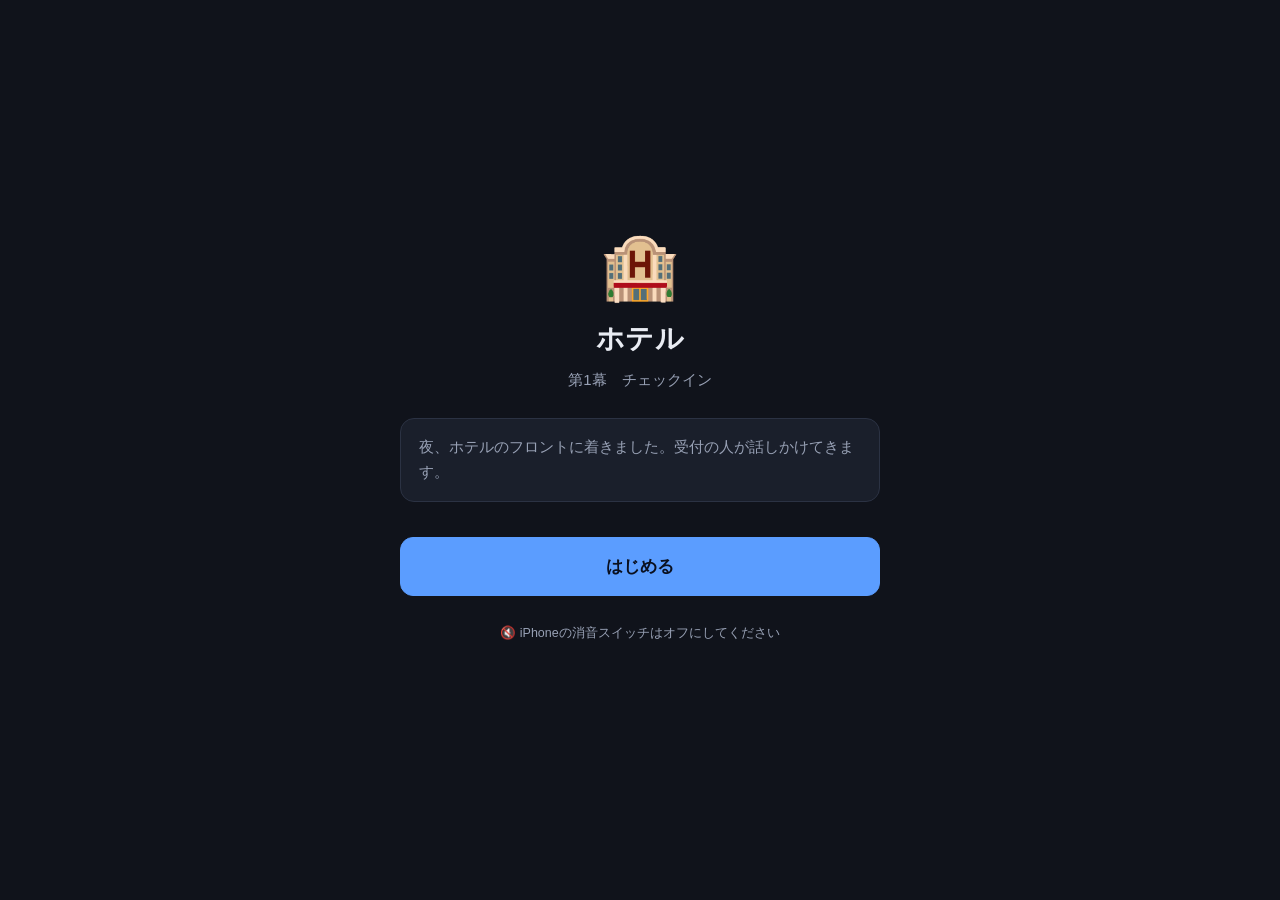
<file: index.html>
<!DOCTYPE html>
<html lang="ja">
<head>
<meta charset="UTF-8">
<meta name="viewport" content="width=device-width, initial-scale=1, viewport-fit=cover">
<meta name="apple-mobile-web-app-capable" content="yes">
<meta name="apple-mobile-web-app-status-bar-style" content="black-translucent">
<title>英語学習</title>
<link rel="stylesheet" href="style.css">
</head>
<body>

<div id="app">

  <!-- はじめの画面 -->
  <section id="screen-start" class="screen">
    <div class="scene-emoji" id="start-emoji">🏨</div>
    <h1 id="start-title">ホテル</h1>
    <p class="act" id="start-act">第1幕　チェックイン</p>
    <p class="situation" id="start-situation"></p>
    <button class="primary" id="btn-start">はじめる</button>
    <p class="mute-note">🔇 iPhoneの消音スイッチはオフにしてください</p>
  </section>

  <!-- セッション画面 -->
  <section id="screen-session" class="screen hidden">

    <header class="bar">
      <span id="turn-counter">1 / 3</span>
      <div class="progress"><div id="progress-fill"></div></div>
    </header>

    <!-- 1. 聞く -->
    <div class="stage" id="stage-listen">
      <p class="stage-label">相手が何か言っています</p>
      <button class="primary big-play" id="btn-listen">▶　聞く</button>
    </div>

    <!-- 2. 推測 -->
    <div class="stage hidden" id="stage-guess">
      <p class="stage-label">なんて言ってた？</p>
      <div id="choices"></div>
      <div class="sub-actions">
        <button class="ghost" id="btn-replay">🔁 もう一回</button>
        <button class="ghost" id="btn-dunno">わからない</button>
      </div>
    </div>

    <!-- 3. 聞き返す -->
    <div class="stage hidden" id="stage-askagain">
      <p class="stage-label" id="guess-feedback"></p>
      <p class="instruction">声に出して聞き返してみましょう</p>
      <p class="say-this">Sorry?</p>
      <button class="primary" id="btn-said-sorry">言えた</button>
      <p class="whisper">声を出せないときは、口を動かすだけでOK</p>
    </div>

    <!-- 4. 答え合わせ -->
    <div class="stage hidden" id="stage-answer">
      <p class="stage-label">相手はこう言っていました</p>
      <p class="english" id="answer-en"></p>
      <p class="japanese" id="answer-ja"></p>
      <p class="hint" id="answer-hint"></p>
      <button class="ghost" id="btn-replay-slow">🔁 ゆっくり聞く</button>
      <button class="primary" id="btn-to-speak">自分の番へ</button>
    </div>

    <!-- 5. 言ってみる -->
    <div class="stage hidden" id="stage-speak">
      <p class="stage-label">あなたの番</p>
      <p class="say-this" id="speak-en"></p>
      <p class="japanese" id="speak-ja"></p>

      <button class="ghost" id="btn-model">▶ お手本を聞く</button>
      <button class="primary" id="btn-rec">🎤 言ってみる</button>

      <div class="rec-status hidden" id="rec-status"></div>
      <div id="verdict-box"></div>

      <div class="hidden" id="speak-actions">
        <button class="ghost" id="btn-retry">もう一度言う</button>
        <button class="primary" id="btn-next">次へ</button>
      </div>

      <button class="ghost" id="btn-said">声を出さずに進む</button>
    </div>

    <!-- 仕上げ -->
    <div class="stage hidden" id="stage-review">
      <p class="stage-label">仕上げ</p>
      <p class="instruction">最後に、会話を通しで聞いてみましょう。<br>
        最初より分かるはずです。</p>
      <button class="primary big-play" id="btn-review-play">▶　通しで聞く</button>
      <button class="ghost" id="btn-finish">おわる</button>
    </div>

  </section>

  <!-- おわり -->
  <section id="screen-done" class="screen hidden">
    <div class="scene-emoji">✅</div>
    <h1>第1幕クリア</h1>
    <p class="act">ホテル　チェックイン</p>
    <div class="learned">
      <p class="learned-title">今日おぼえた言い方</p>
      <ul id="learned-list"></ul>
    </div>
    <button class="primary" id="btn-again">もう一度やる</button>
  </section>

</div>

<script src="recognize.js"></script>
<script src="app.js"></script>
</body>
</html>
</file>
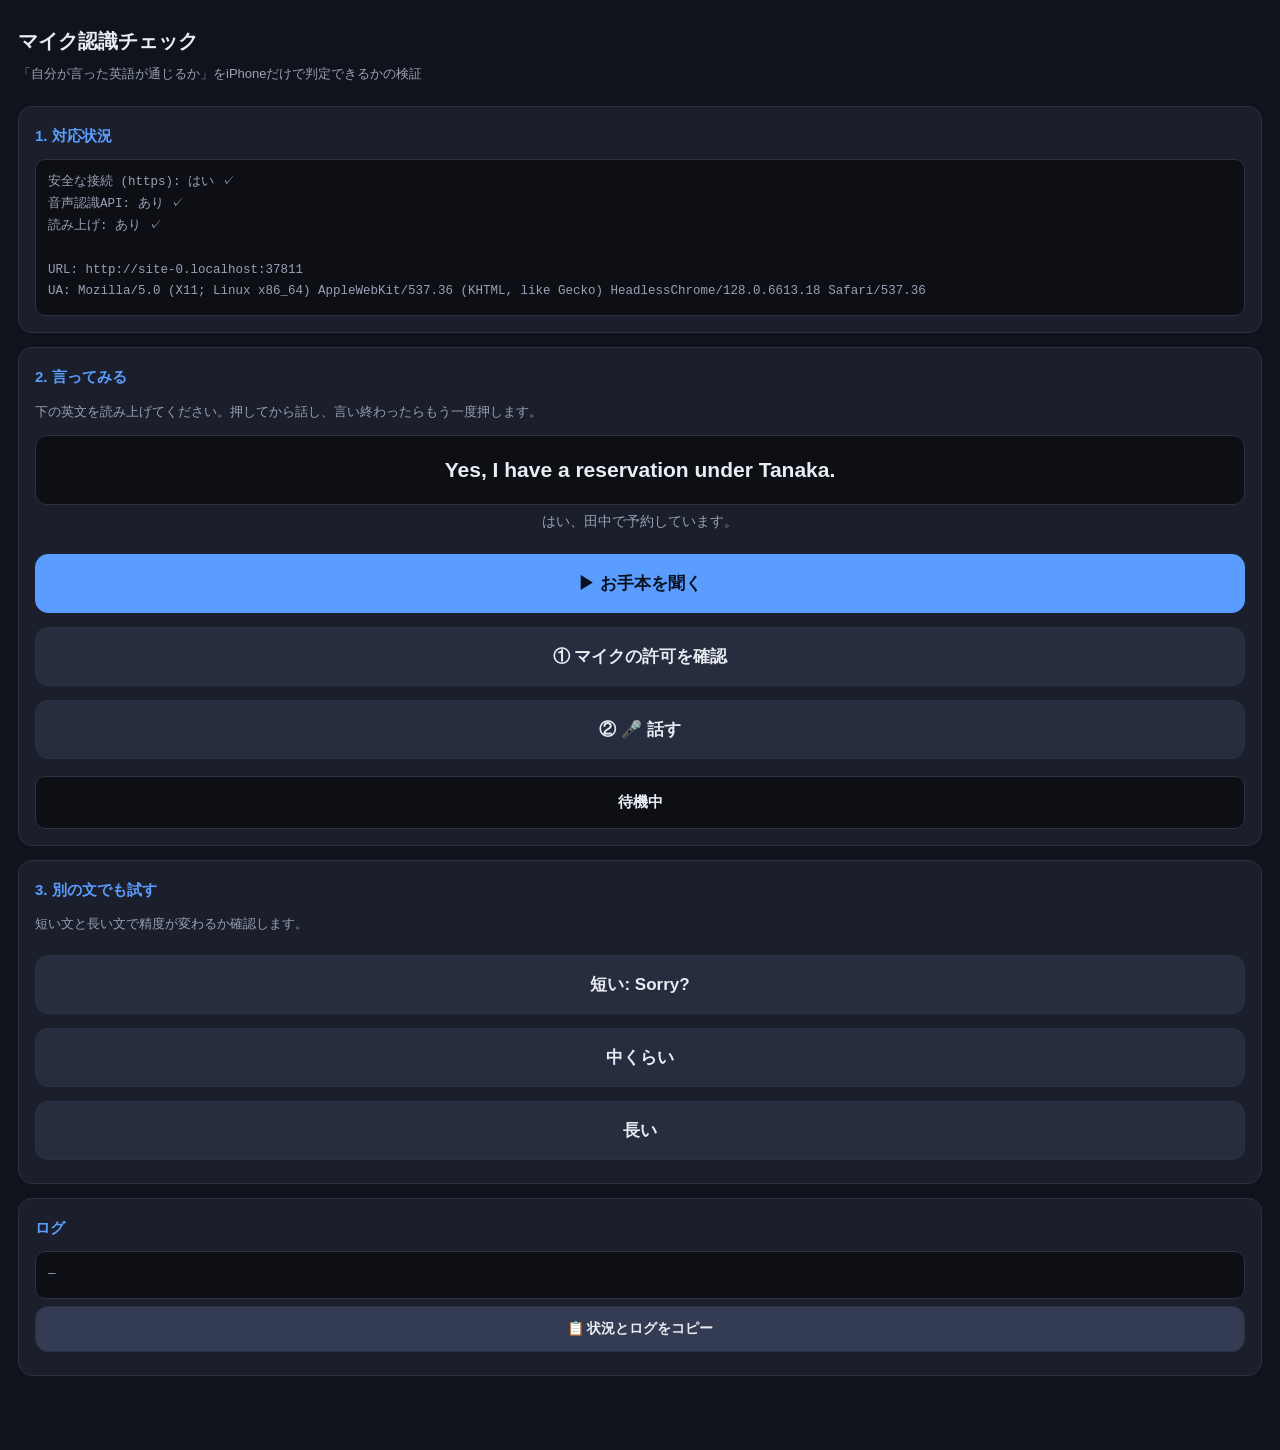
<file: mic.html>
<!DOCTYPE html>
<html lang="ja">
<head>
<meta charset="UTF-8">
<meta name="viewport" content="width=device-width, initial-scale=1, viewport-fit=cover">
<title>マイク認識チェック</title>
<style>
  :root{
    --bg:#10131b; --card:#1a1f2b; --line:#2b3243;
    --fg:#e9ecf3; --dim:#98a1b5; --acc:#5b9dff; --ok:#3ecf8e; --warn:#ffb86b; --ng:#ff7a7a;
  }
  *{box-sizing:border-box;-webkit-tap-highlight-color:transparent}
  body{
    margin:0;padding:18px 18px 60px;background:var(--bg);color:var(--fg);
    font-family:-apple-system,BlinkMacSystemFont,"Hiragino Sans","Noto Sans JP",sans-serif;
    line-height:1.75;font-size:16px;
  }
  h1{font-size:20px;margin:6px 0 4px}
  .sub{color:var(--dim);font-size:13px;margin-bottom:20px}
  .card{background:var(--card);border:1px solid var(--line);border-radius:14px;padding:16px;margin-bottom:14px}
  .card h2{font-size:15px;margin:0 0 10px;color:var(--acc)}
  .note{font-size:13px;color:var(--dim);margin:6px 0 12px}
  button{
    width:100%;padding:17px;margin:7px 0;font-size:17px;font-weight:600;
    background:#262d3e;color:var(--fg);border:1px solid var(--line);
    border-radius:13px;cursor:pointer;font-family:inherit;
  }
  button:active{background:#303954}
  button.primary{background:var(--acc);color:#0a1020;border-color:var(--acc)}
  button.rec{background:var(--ng);border-color:var(--ng);color:#1a0808}
  .target{
    font-size:21px;font-weight:600;text-align:center;
    padding:18px 12px;background:#0d0f15;border:1px solid var(--line);
    border-radius:12px;margin:10px 0 4px;line-height:1.5;
  }
  .target-ja{text-align:center;color:var(--dim);font-size:14px;margin:0 0 14px}
  .verdict{font-size:22px;font-weight:700;text-align:center;margin:14px 0 6px}
  .verdict.ok{color:var(--ok)}
  .verdict.mid{color:var(--warn)}
  .verdict.ng{color:var(--ng)}
  .detail{text-align:center;font-size:14.5px;color:var(--dim);margin:0 0 6px}
  .heard{
    font-family:ui-monospace,Menlo,monospace;font-size:14px;
    background:#0d0f15;border:1px solid var(--line);border-radius:10px;
    padding:12px;margin-top:10px;color:var(--fg);word-break:break-word;
  }
  .heard em{color:var(--ng);font-style:normal}
  .out{
    font-family:ui-monospace,Menlo,monospace;font-size:12.5px;white-space:pre-wrap;
    background:#0d0f15;border:1px solid var(--line);border-radius:10px;
    padding:12px;margin-top:10px;color:var(--dim);max-height:220px;overflow:auto;
  }
  .warn{background:#2a1f1f;border-color:#554433;color:#ffd9a0;font-size:13.5px}
  .status{
    text-align:center;font-size:15px;font-weight:600;padding:12px;
    background:#0d0f15;border:1px solid var(--line);border-radius:10px;margin-top:10px;
  }
  .status.listening{background:rgba(255,122,122,.14);border-color:var(--ng);color:var(--ng)}
  .status.heard{background:rgba(62,207,142,.12);border-color:var(--ok);color:var(--ok)}
  .status.problem{background:rgba(255,184,107,.12);border-color:var(--warn);color:var(--warn)}
  #btn-copy{background:#333c52;font-size:14px;padding:13px}
</style>
</head>
<body>

<h1>マイク認識チェック</h1>
<div class="sub">「自分が言った英語が通じるか」をiPhoneだけで判定できるかの検証</div>

<div class="card warn" id="secure-warn" style="display:none">
  <strong>このページは https で開く必要があります</strong><br>
  いまのアドレスではマイクが使えません。<code>https://</code> で開き直してください。
</div>

<div class="card">
  <h2>1. 対応状況</h2>
  <div class="out" id="env">確認中...</div>
</div>

<div class="card">
  <h2>2. 言ってみる</h2>
  <div class="note">下の英文を読み上げてください。押してから話し、言い終わったらもう一度押します。</div>

  <div class="target" id="target">Yes, I have a reservation under Tanaka.</div>
  <div class="target-ja">はい、田中で予約しています。</div>

  <button class="primary" id="btn-model">▶ お手本を聞く</button>
  <button id="btn-perm">① マイクの許可を確認</button>
  <button id="btn-rec">② 🎤 話す</button>

  <div class="status" id="status">待機中</div>

  <div id="verdict-box"></div>
  <div class="heard" id="heard" style="display:none"></div>
</div>

<div class="card">
  <h2>3. 別の文でも試す</h2>
  <div class="note">短い文と長い文で精度が変わるか確認します。</div>
  <button data-en="Sorry?" data-ja="すみません（聞き返し）">短い: Sorry?</button>
  <button data-en="Thank you. Where is the elevator?" data-ja="ありがとう。エレベーターはどこですか？">中くらい</button>
  <button data-en="Excuse me, my room key does not work and the air conditioner is too cold." data-ja="すみません、部屋の鍵が使えなくて、エアコンも寒すぎます。">長い</button>
</div>

<div class="card">
  <h2>ログ</h2>
  <div class="out" id="log">—</div>
  <button id="btn-copy">📋 状況とログをコピー</button>
</div>

<script>
var logEl = document.getElementById('log');
var lines = [];
function log(m){
  lines.push(m);
  if (lines.length > 40) lines.shift();
  logEl.textContent = lines.join('\n');
}

var SR = window.SpeechRecognition || window.webkitSpeechRecognition;
var isSecure = window.isSecureContext;

if (!isSecure) document.getElementById('secure-warn').style.display = 'block';

document.getElementById('env').textContent = [
  '安全な接続 (https): ' + (isSecure ? 'はい ✓' : 'いいえ ✗  ← マイクが使えません'),
  '音声認識API: ' + (SR ? 'あり ✓' : 'なし ✗'),
  '読み上げ: ' + (window.speechSynthesis ? 'あり ✓' : 'なし ✗'),
  '',
  'URL: ' + location.origin,
  'UA: ' + navigator.userAgent
].join('\n');

/* ---------- 読み上げ ---------- */

var enVoice = null;
function pickVoice(){
  if (!window.speechSynthesis) return;
  var vs = (window.speechSynthesis.getVoices() || []).filter(function(v){ return /^en/i.test(v.lang); });
  for (var i = 0; i < vs.length; i++) if (/samantha/i.test(vs[i].name)) { enVoice = vs[i]; return; }
  for (var j = 0; j < vs.length; j++) if (/en[-_]US/i.test(vs[j].lang)) { enVoice = vs[j]; return; }
  enVoice = vs[0] || null;
}
if (window.speechSynthesis) {
  pickVoice();
  window.speechSynthesis.onvoiceschanged = pickVoice;
  setTimeout(pickVoice, 800);
}

function speak(text){
  if (!window.speechSynthesis) return;
  window.speechSynthesis.cancel();
  var u = new SpeechSynthesisUtterance(text);
  u.lang = 'en-US';
  if (enVoice) u.voice = enVoice;
  u.rate = 0.8;
  setTimeout(function(){ window.speechSynthesis.speak(u); }, 60);
}

/* ---------- 判定 ---------- */

function words(s){
  return s.toLowerCase()
          .replace(/[^a-z0-9'\s]/g, ' ')
          .split(/\s+/)
          .filter(Boolean);
}

// 内容語だけを見る（a / the / is などの取りこぼしは通じ方に影響しない）
var FILLER = {'a':1,'an':1,'the':1,'is':1,'are':1,'am':1,'do':1,'does':1,
              'to':1,'of':1,'and':1,'in':1,'it':1,'you':1,'i':1,'my':1,'me':1};

// 文の途中で大文字で始まる語＝固有名詞とみなし、判定から外す。
// 英語の音声認識は日本語の名前を拾えない（Tanaka → "the car"）。
// 名前が通じるかは発音練習の本質ではないので、減点しない。
function properNouns(target){
  var raw = target.split(/\s+/);
  var set = {};
  raw.forEach(function(w, i){
    var clean = w.replace(/[^A-Za-z']/g, '');
    if (!clean) return;
    if (clean === 'I') return;  // 一人称は固有名詞ではない
    var startsSentence = i === 0 || /[.!?]$/.test(raw[i - 1] || '');
    if (!startsSentence && /^[A-Z]/.test(clean)) set[clean.toLowerCase()] = true;
  });
  return set;
}

function judge(target, heard){
  var proper = properNouns(target);
  var t = words(target), h = words(heard);
  var pool = h.slice();
  var missing = [];
  var ignored = [];
  var keyTotal = 0, keyHit = 0;

  t.forEach(function(w){
    if (proper[w]) { ignored.push(w); return; }
    var isKey = !FILLER[w];
    if (isKey) keyTotal++;
    var idx = pool.indexOf(w);
    if (idx >= 0) {
      pool.splice(idx, 1);
      if (isKey) keyHit++;
    } else if (isKey) {
      missing.push(w);
    }
  });

  var ratio = keyTotal ? keyHit / keyTotal : 1;
  return { ratio: ratio, missing: missing, ignored: ignored, heard: heard };
}

function showVerdict(target, heard){
  var r = judge(target, heard);
  var box = document.getElementById('verdict-box');
  var v = document.createElement('div');
  var d = document.createElement('div');
  d.className = 'detail';

  if (r.ratio >= 0.85) {
    v.className = 'verdict ok';  v.textContent = '✓ 通じます';
    d.textContent = 'そのまま使って大丈夫です';
  } else if (r.ratio >= 0.5) {
    v.className = 'verdict mid'; v.textContent = '△ 惜しい';
    d.textContent = '「' + r.missing.join('」「') + '」が聞き取れませんでした';
  } else {
    v.className = 'verdict ng';  v.textContent = '✗ 違うようです';
    d.textContent = 'もう一度お手本を聞いてみましょう';
  }

  box.innerHTML = '';
  box.appendChild(v);
  box.appendChild(d);

  if (r.ignored.length) {
    var note = document.createElement('div');
    note.className = 'detail';
    note.textContent = '（「' + r.ignored.join('」「') + '」は固有名詞なので判定から除外）';
    box.appendChild(note);
  }

  var hEl = document.getElementById('heard');
  hEl.style.display = 'block';
  hEl.textContent = '聞こえたのは: ' + heard;
  log('判定 ' + Math.round(r.ratio * 100) + '% / 欠け: ' + (r.missing.join(',') || 'なし'));
}

/* ---------- 録音 ---------- */

var rec = null;
var recording = false;
var gotResult = false;
var sawAudio = false;
var sawSpeech = false;
var lastInterim = '';
var startedAt = 0;
var btnRec = document.getElementById('btn-rec');
var statusEl = document.getElementById('status');

function currentTarget(){ return document.getElementById('target').textContent; }

function setStatus(text, cls){
  statusEl.textContent = text;
  statusEl.className = 'status' + (cls ? ' ' + cls : '');
}

function stopRec(){
  recording = false;
  btnRec.classList.remove('rec');
  btnRec.textContent = '② 🎤 話す';
  if (rec) { try { rec.stop(); } catch (e) {} }
}

// マイクの許可は別ボタンで先に取る。
// 許可ダイアログのあとに認識を始めると、iOSでは
// ユーザー操作の扱いが切れて start() が弾かれることがあるため。
document.getElementById('btn-perm').addEventListener('click', function(){
  if (!navigator.mediaDevices || !navigator.mediaDevices.getUserMedia) {
    log('✗ getUserMedia がありません');
    setStatus('マイクにアクセスできません', 'problem');
    return;
  }
  setStatus('許可を確認しています...');
  navigator.mediaDevices.getUserMedia({ audio: true })
    .then(function(stream){
      log('✓ マイクの許可あり');
      setStatus('マイクOK。②を押して話してください', 'heard');
      stream.getTracks().forEach(function(t){ t.stop(); });
    })
    .catch(function(err){
      log('✗ マイク許可エラー: ' + err.name + ' / ' + err.message);
      setStatus('マイクが許可されていません（' + err.name + '）', 'problem');
    });
});

btnRec.addEventListener('click', function(){
  if (!SR) { log('✗ 音声認識APIがありません'); setStatus('音声認識に対応していません', 'problem'); return; }
  if (!isSecure) { log('✗ https で開いてください'); return; }

  if (recording) { stopRec(); return; }

  gotResult = false;
  sawAudio = false;
  sawSpeech = false;
  lastInterim = '';
  startedAt = Date.now();

  rec = new SR();
  rec.lang = 'en-US';
  rec.interimResults = true;
  rec.maxAlternatives = 3;
  rec.continuous = false;

  function ms(){ return (Date.now() - startedAt) + 'ms'; }

  rec.onstart       = function(){ log('🎤 開始'); setStatus('聞いています... 話してください', 'listening'); };
  rec.onaudiostart  = function(){ sawAudio = true;  log('・音の取り込み開始 ' + ms()); };
  rec.onsoundstart  = function(){ log('・物音を検知 ' + ms()); };
  rec.onspeechstart = function(){ sawSpeech = true; log('・話し声を検知 ' + ms()); setStatus('声を拾っています', 'listening'); };
  rec.onspeechend   = function(){ log('・話し声おわり ' + ms()); };
  rec.onaudioend    = function(){ log('・音の取り込み終了 ' + ms()); };
  rec.onnomatch     = function(){ log('△ 認識できず（nomatch） ' + ms()); };

  rec.onresult = function(e){
    var r = e.results[e.results.length - 1];
    var best = r[0];
    if (!r.isFinal) {
      lastInterim = best.transcript;
      log('… 途中: "' + best.transcript + '"');
      setStatus('「' + best.transcript + '」', 'listening');
      return;
    }
    gotResult = true;
    log('✓ 認識: "' + best.transcript + '" (確信度 ' + (best.confidence || 0).toFixed(2) + ') ' + ms());
    setStatus('認識できました', 'heard');
    showVerdict(currentTarget(), best.transcript);
    stopRec();
  };

  rec.onerror = function(e){
    log('✗ エラー: ' + e.error + ' ' + ms());
    if (e.error === 'not-allowed')      setStatus('マイクが許可されていません', 'problem');
    else if (e.error === 'no-speech')   setStatus('声が拾えませんでした', 'problem');
    else if (e.error === 'network')     setStatus('通信エラー（認識はネット接続が必要）', 'problem');
    else if (e.error === 'service-not-allowed') setStatus('音声認識が端末側で無効です', 'problem');
    else                                setStatus('エラー: ' + e.error, 'problem');
    stopRec();
  };

  rec.onend = function(){
    log('■ 終了 ' + ms() + ' / 音:' + (sawAudio ? 'あり' : 'なし') + ' 声:' + (sawSpeech ? 'あり' : 'なし') + ' 結果:' + (gotResult ? 'あり' : 'なし'));
    // iOS Safari は確定結果(isFinal)を返さずに終わることがある。
    // 途中経過が届いていればそれを結果として使う。
    if (!gotResult && lastInterim) {
      gotResult = true;
      log('✓ 途中経過を結果として採用: "' + lastInterim + '"');
      setStatus('認識できました', 'heard');
      showVerdict(currentTarget(), lastInterim);
    } else if (!gotResult) {
      if (!sawAudio)       setStatus('マイクから音が入っていません', 'problem');
      else if (!sawSpeech) setStatus('音は入ったが声として拾えませんでした', 'problem');
      else                 setStatus('声は拾えたが文字にできませんでした', 'problem');
    }
    stopRec();
  };

  try {
    rec.start();
    recording = true;
    btnRec.classList.add('rec');
    btnRec.textContent = '⏹ 話し終わったら押す';
  } catch (err) {
    log('✗ 開始できません: ' + err);
    setStatus('認識を開始できません', 'problem');
    stopRec();
  }
});

document.getElementById('btn-copy').addEventListener('click', function(){
  var text = document.getElementById('env').textContent + '\n\n--- ログ ---\n' + logEl.textContent;
  if (navigator.clipboard) {
    navigator.clipboard.writeText(text).then(function(){
      log('（コピーしました）');
    });
  } else {
    window.prompt('この内容をコピーしてください', text);
  }
});

document.getElementById('btn-model').addEventListener('click', function(){
  speak(currentTarget());
});

Array.prototype.forEach.call(document.querySelectorAll('button[data-en]'), function(btn){
  btn.addEventListener('click', function(){
    document.getElementById('target').textContent = btn.dataset.en;
    document.querySelector('.target-ja').textContent = btn.dataset.ja;
    document.getElementById('verdict-box').innerHTML = '';
    document.getElementById('heard').style.display = 'none';
    window.scrollTo(0, 0);
  });
});
</script>
</body>
</html>
</file>
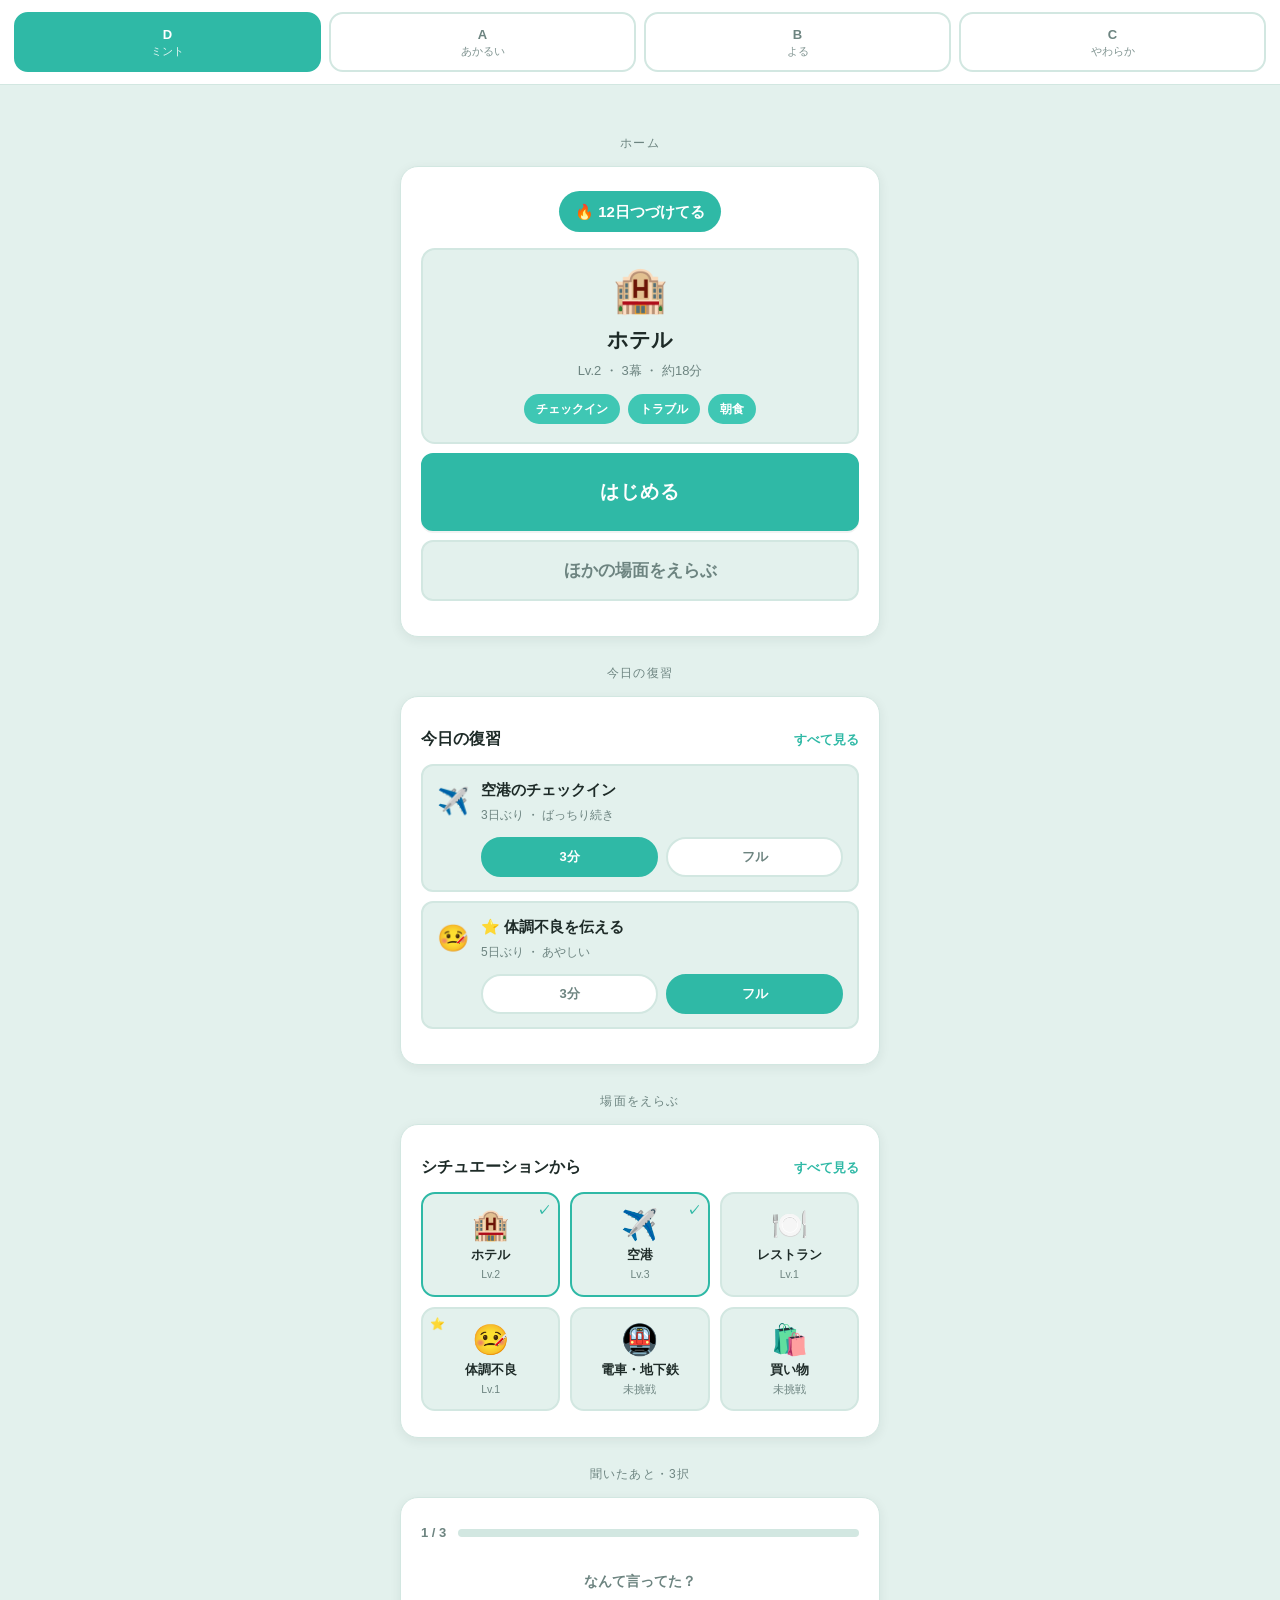
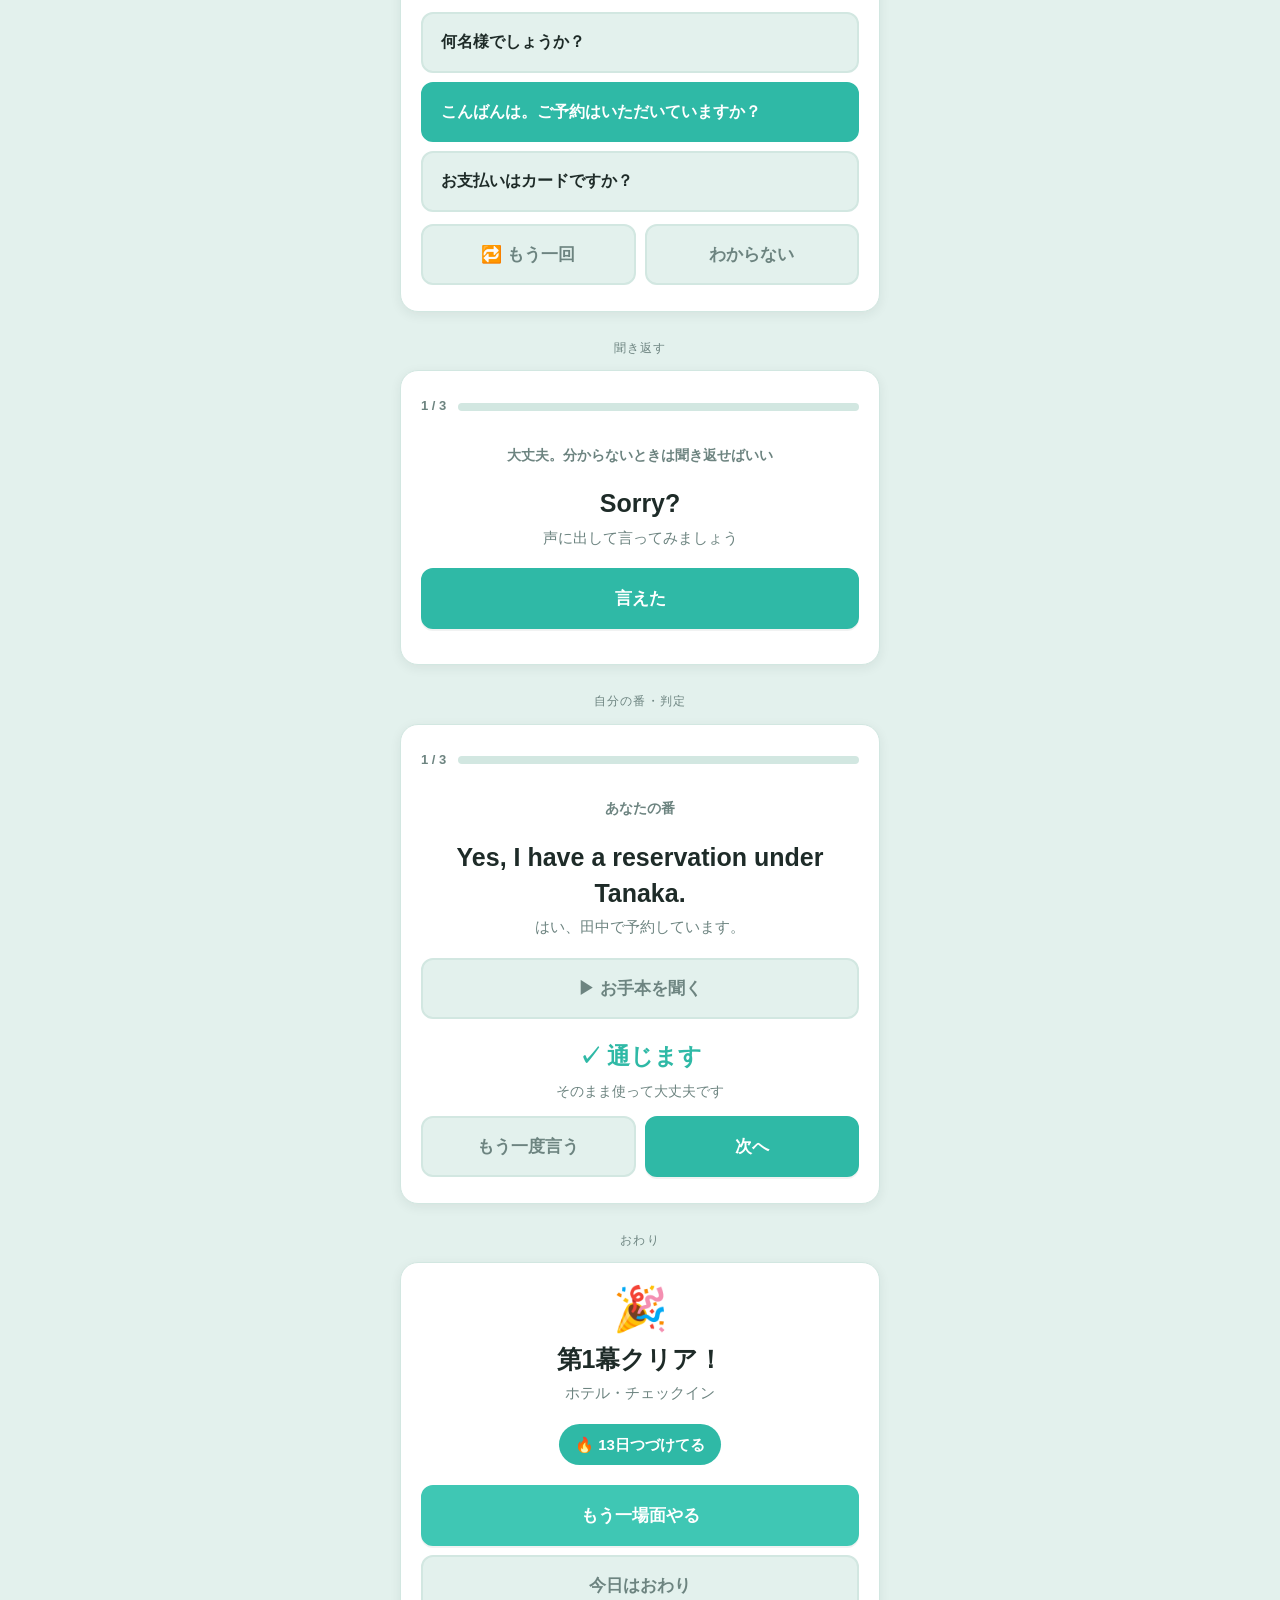
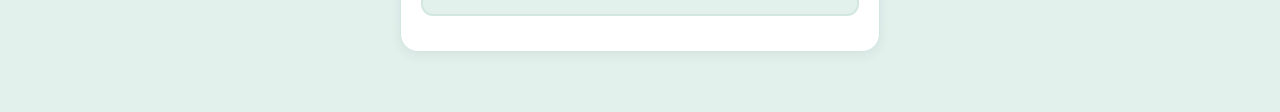
<file: theme.html>
<!DOCTYPE html>
<html lang="ja">
<head>
<meta charset="UTF-8">
<meta name="viewport" content="width=device-width, initial-scale=1, viewport-fit=cover">
<title>見た目を選ぶ</title>
<style>
/* ============================================================
   3つの「ポップ」を見比べるページ。
   上のボタンでテーマを切り替えると、下の画面が丸ごと変わる。
   ============================================================ */

/* --- A: あかるいポップ --- */
[data-theme="A"]{
  --bg:#FFF7EF; --card:#FFFFFF; --line:#FFE0CC;
  --fg:#2E2A3B; --dim:#8A8199;
  --acc:#FF6B5B; --acc-fg:#FFFFFF;
  --sub:#2BC4B4; --ok:#22B573; --warn:#F5A524; --ng:#FF5C7A;
  --radius:22px; --shadow:0 4px 0 rgba(0,0,0,.07);
  --shadow-card:0 6px 20px rgba(255,107,91,.10);
  --weight:800;
}

/* --- B: よるのポップ（ネオン） --- */
[data-theme="B"]{
  --bg:#16131F; --card:#231E33; --line:#362E4D;
  --fg:#F6F1FF; --dim:#9C92B8;
  --acc:#FF5FA2; --acc-fg:#1A0A14;
  --sub:#5EE6C5; --ok:#5EE6C5; --warn:#FFC857; --ng:#FF6B8A;
  --radius:20px; --shadow:0 0 0 rgba(0,0,0,0);
  --shadow-card:0 0 28px rgba(255,95,162,.16);
  --weight:800;
}

/* --- C: やわらかポップ --- */
[data-theme="C"]{
  --bg:#F5F1E8; --card:#FFFFFF; --line:#E6DFD0;
  --fg:#3E3A47; --dim:#8D8678;
  --acc:#F2994A; --acc-fg:#FFFFFF;
  --sub:#7FB39B; --ok:#6FAE8C; --warn:#E0A458; --ng:#E07A7A;
  --radius:26px; --shadow:0 3px 0 rgba(0,0,0,.05);
  --shadow-card:0 8px 22px rgba(0,0,0,.05);
  --weight:700;
}

/* --- D: ミント（参考画像の方向） --- */
[data-theme="D"]{
  --bg:#E3F1ED; --card:#FFFFFF; --line:#D2E7E1;
  --fg:#1E2B28; --dim:#6D8480;
  --acc:#2FB9A6; --acc-fg:#FFFFFF;
  --sub:#3FC7B4; --ok:#2FB9A6; --warn:#EFA23F; --ng:#E8776B;
  --radius:18px; --shadow:0 2px 0 rgba(30,43,40,.06);
  --shadow-card:0 3px 12px rgba(30,43,40,.07);
  --weight:700;
}

*{box-sizing:border-box;-webkit-tap-highlight-color:transparent}

body{
  margin:0;background:var(--bg);color:var(--fg);
  font-family:-apple-system,BlinkMacSystemFont,"Hiragino Sans","Noto Sans JP",sans-serif;
  line-height:1.7;transition:background .25s ease,color .25s ease;
}

/* ---- 切り替えバー ---- */
.switcher{
  position:sticky;top:0;z-index:10;
  background:var(--card);border-bottom:1px solid var(--line);
  padding:12px 14px calc(12px + env(safe-area-inset-bottom,0px));
  display:flex;gap:8px;
}
.switcher button{
  flex:1;padding:12px 6px;border-radius:14px;border:2px solid var(--line);
  background:transparent;color:var(--dim);font-family:inherit;
  font-size:13px;font-weight:700;cursor:pointer;line-height:1.35;
}
.switcher button.on{
  background:var(--acc);border-color:var(--acc);color:var(--acc-fg);
}
.switcher button span{display:block;font-size:11px;font-weight:500;opacity:.85}

.wrap{max-width:520px;margin:0 auto;padding:22px 20px 60px}

.caption{
  font-size:12px;color:var(--dim);letter-spacing:.1em;
  text-align:center;margin:26px 0 12px;text-transform:uppercase;
}

/* ---- 画面まるごとの見本 ---- */
.mock{
  background:var(--card);border:1px solid var(--line);
  border-radius:var(--radius);box-shadow:var(--shadow-card);
  padding:24px 20px 26px;
}

.bar{display:flex;align-items:center;gap:12px;margin-bottom:26px}
.bar .count{font-size:13px;color:var(--dim);font-weight:700}
.bar .track{flex:1;height:8px;background:var(--line);border-radius:99px;overflow:hidden}
.bar .fill{height:100%;width:34%;background:var(--acc);border-radius:99px}

.emoji{font-size:44px;text-align:center;margin-bottom:10px;line-height:1}

.label{
  text-align:center;color:var(--dim);font-size:14px;
  font-weight:600;margin:0 0 18px;
}

.choice{
  display:block;width:100%;text-align:left;
  padding:16px 18px;margin:9px 0;font-size:16px;font-weight:600;
  font-family:inherit;color:var(--fg);
  background:var(--bg);border:2px solid var(--line);
  border-radius:calc(var(--radius) - 6px);cursor:pointer;line-height:1.55;
}
.choice.pick{
  background:var(--ok);border-color:var(--ok);color:#fff;
}

.row{display:flex;gap:9px;margin-top:12px}
.row .btn{flex:1;margin:0}

.btn{
  display:block;width:100%;padding:17px;margin:9px 0;
  font-size:17px;font-weight:var(--weight);font-family:inherit;
  border-radius:calc(var(--radius) - 6px);cursor:pointer;
  border:2px solid var(--line);background:var(--bg);color:var(--dim);
}
.btn.main{
  background:var(--acc);border-color:var(--acc);color:var(--acc-fg);
  box-shadow:var(--shadow);
}
.btn.sub{
  background:var(--sub);border-color:var(--sub);color:#fff;
  box-shadow:var(--shadow);
}
.btn.big{padding:24px;font-size:19px;letter-spacing:.06em}

.say{
  text-align:center;font-size:25px;font-weight:var(--weight);
  margin:6px 0 4px;line-height:1.45;
}
.ja{text-align:center;color:var(--dim);font-size:14.5px;margin:0 0 18px}

.verdict{text-align:center;font-size:23px;font-weight:800;margin:18px 0 4px;color:var(--ok)}
.verdict-d{text-align:center;font-size:14px;color:var(--dim);margin:0}

.streak{
  display:inline-flex;align-items:center;gap:7px;
  background:var(--acc);color:var(--acc-fg);
  padding:8px 16px;border-radius:99px;font-weight:800;font-size:15px;
}
.center{text-align:center}

.card-scene{
  background:var(--bg);border:2px solid var(--line);
  border-radius:calc(var(--radius) - 4px);
  padding:18px;margin:16px 0 4px;text-align:center;
}
.card-scene .name{font-size:21px;font-weight:800;margin:6px 0 2px}
.card-scene .meta{font-size:13px;color:var(--dim)}

.chips{display:flex;gap:8px;justify-content:center;margin-top:12px;flex-wrap:wrap}
.chip{
  background:var(--sub);color:#fff;font-size:12px;font-weight:700;
  padding:5px 12px;border-radius:99px;
}

/* ---- 場面えらび（参考画像のグリッド） ---- */
.sec-head{
  display:flex;align-items:baseline;justify-content:space-between;
  margin:4px 0 12px;
}
.sec-head h3{font-size:16px;font-weight:800;margin:0}
.sec-head a{font-size:12.5px;color:var(--acc);text-decoration:none;font-weight:700}

.grid{display:grid;grid-template-columns:repeat(3,1fr);gap:10px}

.tile{
  background:var(--bg);border:2px solid var(--line);
  border-radius:calc(var(--radius) - 4px);
  padding:14px 6px 11px;text-align:center;cursor:pointer;
  position:relative;
}
.tile .ico{display:block;font-size:30px;line-height:1.1;margin-bottom:6px}
.tile .nm{display:block;font-size:12.5px;font-weight:700;line-height:1.35}
.tile .lv{display:block;font-size:10.5px;color:var(--dim);margin-top:2px}
.tile.done{border-color:var(--acc)}
.tile.done::after{
  content:"✓";position:absolute;top:6px;right:8px;
  color:var(--acc);font-size:13px;font-weight:900;
}
.tile.star::before{
  content:"⭐";position:absolute;top:5px;left:7px;font-size:12px;
}

/* 狭い画面でも崩れないよう、ボタンは文字の下へ回す */
.review-row{
  display:grid;grid-template-columns:auto 1fr;
  gap:10px 12px;align-items:center;
  background:var(--bg);border:2px solid var(--line);
  border-radius:calc(var(--radius) - 6px);
  padding:13px 14px;margin:9px 0;
}
.review-row .ico{font-size:26px;grid-row:span 2;align-self:start}
.review-row .txt{min-width:0}
.review-row .txt b{display:block;font-size:15px;font-weight:700;line-height:1.4}
.review-row .txt small{color:var(--dim);font-size:12px}
.review-row .acts{display:flex;gap:8px}
.review-row .acts button{
  flex:1;margin:0;padding:9px 10px;font-size:13px;font-weight:700;
  border-radius:99px;border:2px solid var(--line);
  background:var(--card);color:var(--dim);font-family:inherit;cursor:pointer;
}
.review-row .acts button.on{
  background:var(--acc);border-color:var(--acc);color:var(--acc-fg);
}
</style>
</head>
<body data-theme="D">

<div class="switcher">
  <button data-t="D" class="on">D<span>ミント</span></button>
  <button data-t="A">A<span>あかるい</span></button>
  <button data-t="B">B<span>よる</span></button>
  <button data-t="C">C<span>やわらか</span></button>
</div>

<div class="wrap">

  <div class="caption">ホーム</div>
  <div class="mock">
    <div class="center"><span class="streak">🔥 12日つづけてる</span></div>
    <div class="card-scene">
      <div class="emoji">🏨</div>
      <div class="name">ホテル</div>
      <div class="meta">Lv.2 ・ 3幕 ・ 約18分</div>
      <div class="chips"><span class="chip">チェックイン</span><span class="chip">トラブル</span><span class="chip">朝食</span></div>
    </div>
    <button class="btn main big">はじめる</button>
    <button class="btn">ほかの場面をえらぶ</button>
  </div>

  <div class="caption">今日の復習</div>
  <div class="mock">
    <div class="sec-head"><h3>今日の復習</h3><a href="#">すべて見る</a></div>
    <div class="review-row">
      <span class="ico">✈️</span>
      <span class="txt"><b>空港のチェックイン</b><small>3日ぶり ・ ばっちり続き</small></span>
      <span class="acts"><button class="on">3分</button><button>フル</button></span>
    </div>
    <div class="review-row">
      <span class="ico">🤒</span>
      <span class="txt"><b>⭐ 体調不良を伝える</b><small>5日ぶり ・ あやしい</small></span>
      <span class="acts"><button>3分</button><button class="on">フル</button></span>
    </div>
  </div>

  <div class="caption">場面をえらぶ</div>
  <div class="mock">
    <div class="sec-head"><h3>シチュエーションから</h3><a href="#">すべて見る</a></div>
    <div class="grid">
      <div class="tile done"><span class="ico">🏨</span><span class="nm">ホテル</span><span class="lv">Lv.2</span></div>
      <div class="tile done"><span class="ico">✈️</span><span class="nm">空港</span><span class="lv">Lv.3</span></div>
      <div class="tile"><span class="ico">🍽️</span><span class="nm">レストラン</span><span class="lv">Lv.1</span></div>
      <div class="tile star"><span class="ico">🤒</span><span class="nm">体調不良</span><span class="lv">Lv.1</span></div>
      <div class="tile"><span class="ico">🚇</span><span class="nm">電車・地下鉄</span><span class="lv">未挑戦</span></div>
      <div class="tile"><span class="ico">🛍️</span><span class="nm">買い物</span><span class="lv">未挑戦</span></div>
    </div>
  </div>

  <div class="caption">聞いたあと・3択</div>
  <div class="mock">
    <div class="bar"><span class="count">1 / 3</span><span class="track"><span class="fill"></span></span></div>
    <p class="label">なんて言ってた？</p>
    <button class="choice">何名様でしょうか？</button>
    <button class="choice pick">こんばんは。ご予約はいただいていますか？</button>
    <button class="choice">お支払いはカードですか？</button>
    <div class="row">
      <button class="btn">🔁 もう一回</button>
      <button class="btn">わからない</button>
    </div>
  </div>

  <div class="caption">聞き返す</div>
  <div class="mock">
    <div class="bar"><span class="count">1 / 3</span><span class="track"><span class="fill"></span></span></div>
    <p class="label">大丈夫。分からないときは聞き返せばいい</p>
    <p class="say">Sorry?</p>
    <p class="ja">声に出して言ってみましょう</p>
    <button class="btn main">言えた</button>
  </div>

  <div class="caption">自分の番・判定</div>
  <div class="mock">
    <div class="bar"><span class="count">1 / 3</span><span class="track"><span class="fill"></span></span></div>
    <p class="label">あなたの番</p>
    <p class="say">Yes, I have a reservation under Tanaka.</p>
    <p class="ja">はい、田中で予約しています。</p>
    <button class="btn">▶ お手本を聞く</button>
    <p class="verdict">✓ 通じます</p>
    <p class="verdict-d">そのまま使って大丈夫です</p>
    <div class="row">
      <button class="btn">もう一度言う</button>
      <button class="btn main">次へ</button>
    </div>
  </div>

  <div class="caption">おわり</div>
  <div class="mock">
    <div class="emoji">🎉</div>
    <p class="say">第1幕クリア！</p>
    <p class="ja">ホテル・チェックイン</p>
    <div class="center"><span class="streak">🔥 13日つづけてる</span></div>
    <button class="btn sub" style="margin-top:20px">もう一場面やる</button>
    <button class="btn">今日はおわり</button>
  </div>

</div>

<script>
Array.prototype.forEach.call(document.querySelectorAll('.switcher button'), function (b) {
  b.addEventListener('click', function () {
    document.body.dataset.theme = b.dataset.t;
    Array.prototype.forEach.call(document.querySelectorAll('.switcher button'), function (o) {
      o.classList.toggle('on', o === b);
    });
    window.scrollTo({ top: 0, behavior: 'smooth' });
  });
});
</script>
</body>
</html>
</file>
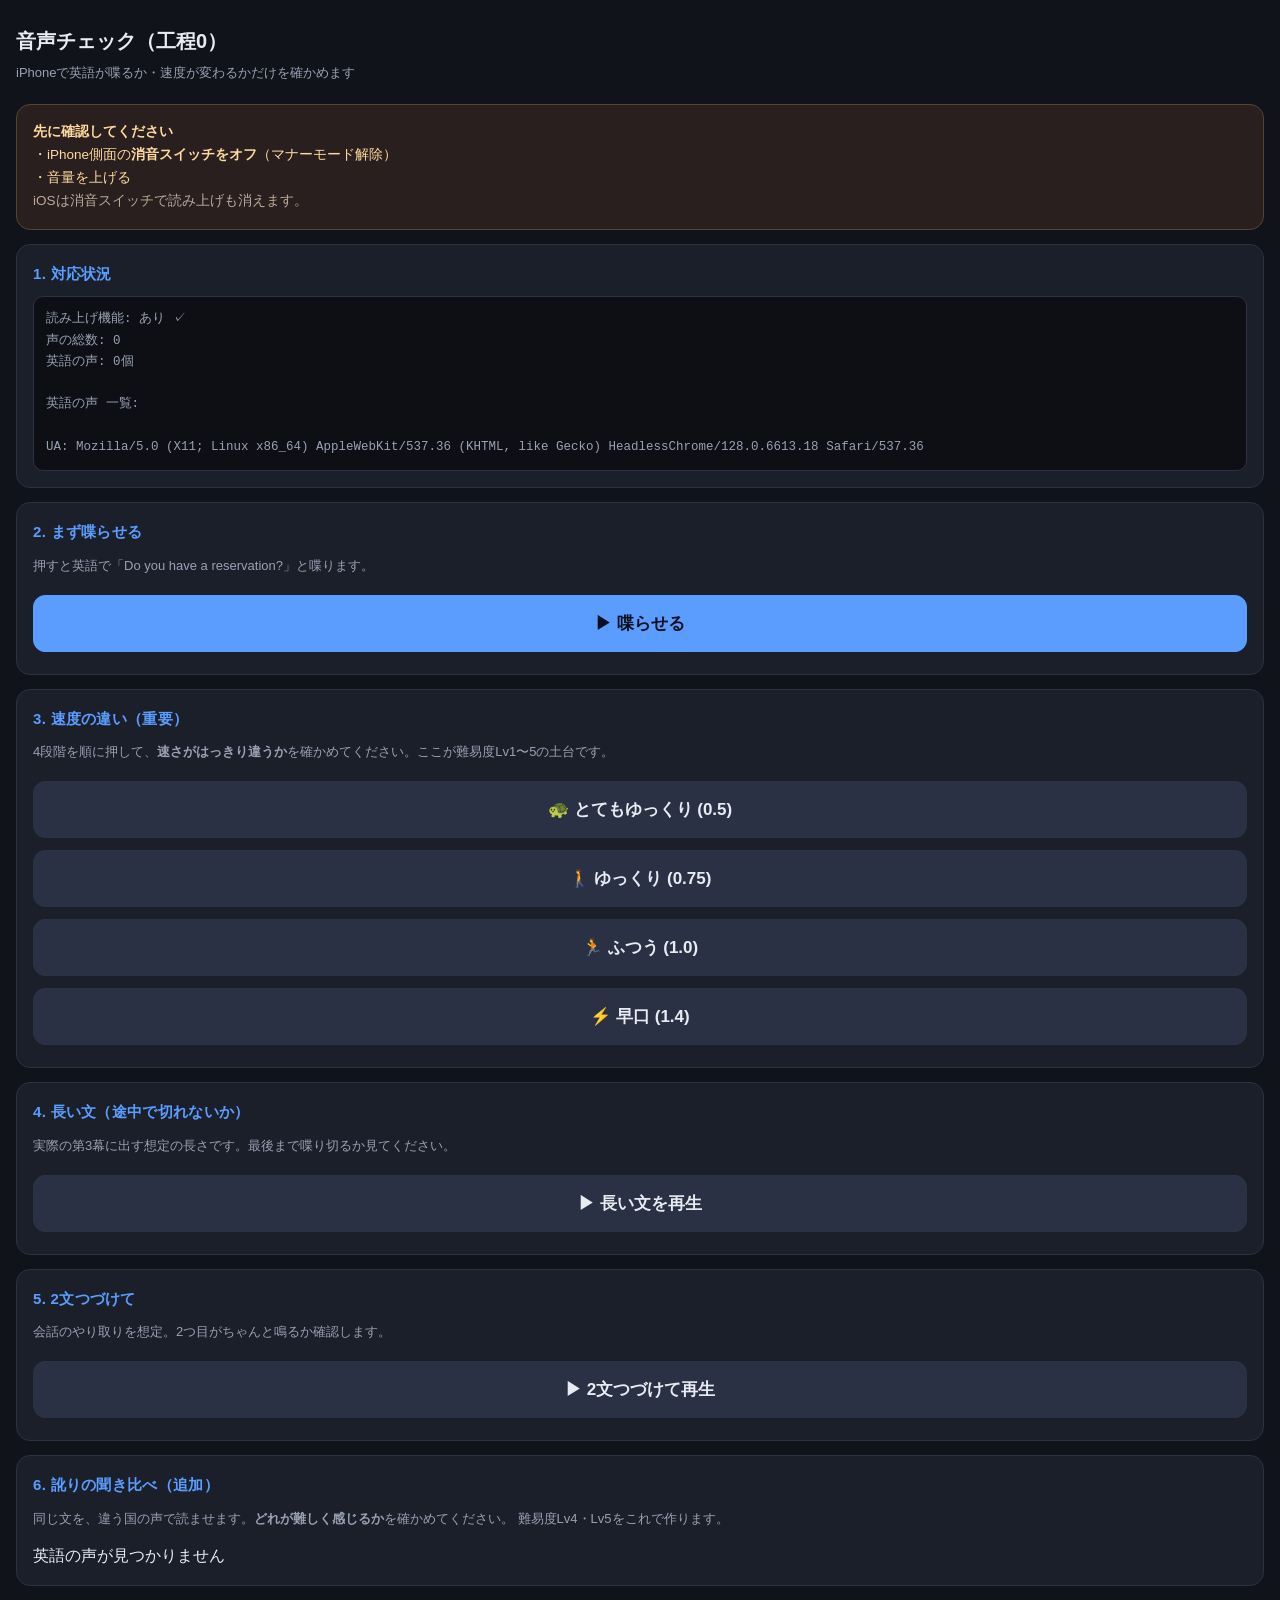
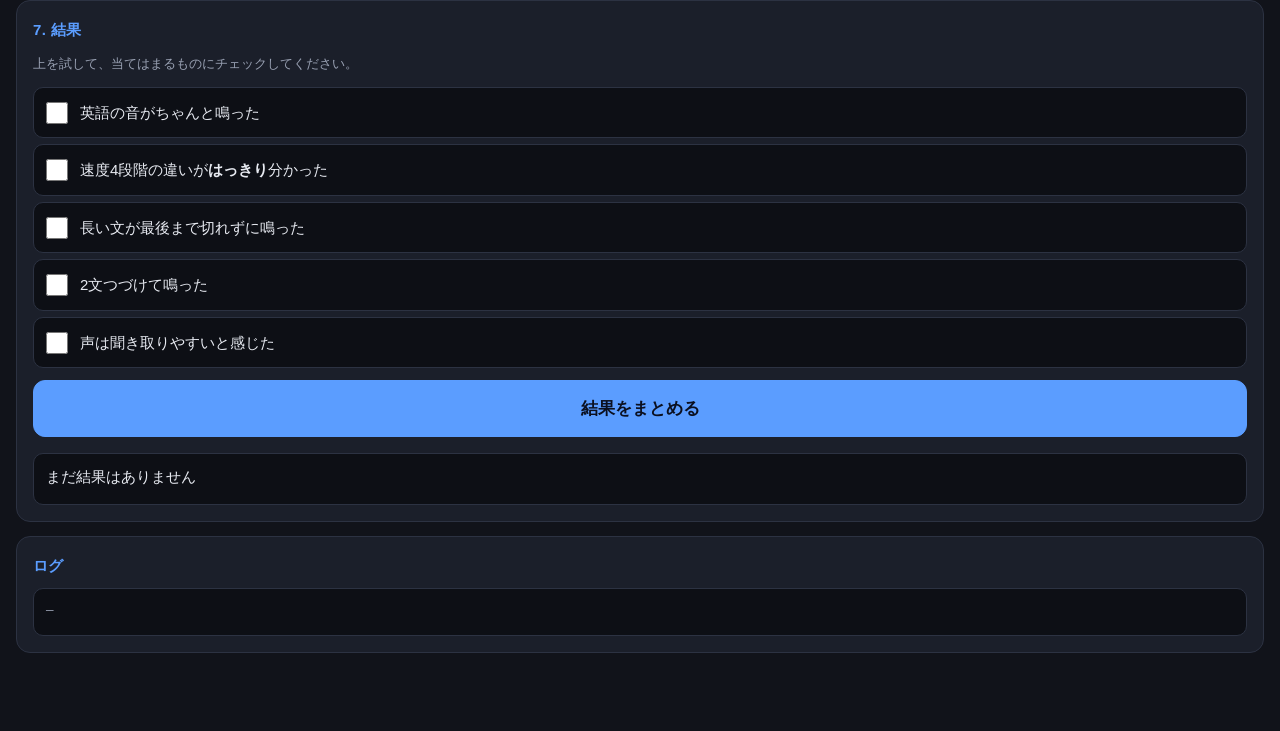
<file: voice.html>
<!DOCTYPE html>
<html lang="ja">
<head>
<meta charset="UTF-8">
<meta name="viewport" content="width=device-width, initial-scale=1, viewport-fit=cover">
<title>音声チェック</title>
<style>
  :root{
    --bg:#11131a; --card:#1b1f2a; --line:#2c3242;
    --fg:#e8ebf2; --dim:#99a1b3; --acc:#5b9dff; --ok:#3ecf8e;
  }
  *{box-sizing:border-box;-webkit-tap-highlight-color:transparent}
  body{
    margin:0;padding:16px 16px 64px;background:var(--bg);color:var(--fg);
    font-family:-apple-system,BlinkMacSystemFont,"Hiragino Sans","Noto Sans JP",sans-serif;
    line-height:1.7;font-size:16px;
  }
  h1{font-size:20px;margin:8px 0 4px}
  .sub{color:var(--dim);font-size:13px;margin-bottom:20px}
  .card{background:var(--card);border:1px solid var(--line);border-radius:14px;padding:16px;margin-bottom:14px}
  .card h2{font-size:15px;margin:0 0 10px;color:var(--acc);letter-spacing:.02em}
  .note{font-size:13px;color:var(--dim);margin:6px 0 12px}
  button{
    width:100%;padding:16px;margin:6px 0;font-size:17px;font-weight:600;
    background:#2a3145;color:var(--fg);border:1px solid var(--line);
    border-radius:12px;cursor:pointer;font-family:inherit;
  }
  button:active{background:#343d55}
  button.primary{background:var(--acc);color:#0b1020;border-color:var(--acc)}
  .out{
    font-family:ui-monospace,Menlo,monospace;font-size:12.5px;white-space:pre-wrap;
    background:#0d0f15;border:1px solid var(--line);border-radius:10px;
    padding:12px;margin-top:10px;color:var(--dim);max-height:260px;overflow:auto;
  }
  .warn{background:#2a1f1f;border-color:#554433;color:#ffd9a0;font-size:13.5px}
  label.chk{
    display:flex;gap:12px;align-items:flex-start;padding:12px;margin:6px 0;
    background:#0d0f15;border:1px solid var(--line);border-radius:10px;font-size:15px;
  }
  label.chk input{width:22px;height:22px;margin:2px 0 0;flex:none;accent-color:var(--ok)}
  .big{font-size:15px;color:var(--fg)}
</style>
</head>
<body>

<h1>音声チェック（工程0）</h1>
<div class="sub">iPhoneで英語が喋るか・速度が変わるかだけを確かめます</div>

<div class="card warn">
  <strong>先に確認してください</strong><br>
  ・iPhone側面の<strong>消音スイッチをオフ</strong>（マナーモード解除）<br>
  ・音量を上げる<br>
  <span style="color:#bbaa99">iOSは消音スイッチで読み上げも消えます。</span>
</div>

<div class="card">
  <h2>1. 対応状況</h2>
  <div class="out" id="env">確認中...</div>
</div>

<div class="card">
  <h2>2. まず喋らせる</h2>
  <div class="note">押すと英語で「Do you have a reservation?」と喋ります。</div>
  <button class="primary" id="b-basic">▶ 喋らせる</button>
</div>

<div class="card">
  <h2>3. 速度の違い（重要）</h2>
  <div class="note">4段階を順に押して、<strong>速さがはっきり違うか</strong>を確かめてください。ここが難易度Lv1〜5の土台です。</div>
  <button data-rate="0.5">🐢 とてもゆっくり (0.5)</button>
  <button data-rate="0.75">🚶 ゆっくり (0.75)</button>
  <button data-rate="1.0">🏃 ふつう (1.0)</button>
  <button data-rate="1.4">⚡ 早口 (1.4)</button>
</div>

<div class="card">
  <h2>4. 長い文（途中で切れないか）</h2>
  <div class="note">実際の第3幕に出す想定の長さです。最後まで喋り切るか見てください。</div>
  <button id="b-long">▶ 長い文を再生</button>
</div>

<div class="card">
  <h2>5. 2文つづけて</h2>
  <div class="note">会話のやり取りを想定。2つ目がちゃんと鳴るか確認します。</div>
  <button id="b-two">▶ 2文つづけて再生</button>
</div>

<div class="card">
  <h2>6. 訛りの聞き比べ（追加）</h2>
  <div class="note">
    同じ文を、違う国の声で読ませます。<strong>どれが難しく感じるか</strong>を確かめてください。
    難易度Lv4・Lv5をこれで作ります。
  </div>
  <div id="accents">読み込み中...</div>
</div>

<div class="card">
  <h2>7. 結果</h2>
  <div class="note">上を試して、当てはまるものにチェックしてください。</div>
  <label class="chk"><input type="checkbox" id="c1"><span>英語の音がちゃんと鳴った</span></label>
  <label class="chk"><input type="checkbox" id="c2"><span>速度4段階の違いが<strong>はっきり</strong>分かった</span></label>
  <label class="chk"><input type="checkbox" id="c3"><span>長い文が最後まで切れずに鳴った</span></label>
  <label class="chk"><input type="checkbox" id="c4"><span>2文つづけて鳴った</span></label>
  <label class="chk"><input type="checkbox" id="c5"><span>声は聞き取りやすいと感じた</span></label>
  <button class="primary" id="b-result">結果をまとめる</button>
  <div class="out big" id="result">まだ結果はありません</div>
</div>

<div class="card">
  <h2>ログ</h2>
  <div class="out" id="log">—</div>
</div>

<script>
var LINE_BASIC = 'Do you have a reservation?';
var LINE_LONG  = 'You are on the fourth floor. Breakfast is served from seven to ten in the morning, and the restaurant is just next to the lobby.';
var LINE_TWO   = ['May I see your passport, please?', 'Thank you. Here is your key card.'];
var LINE_ACCENT = 'You are on the fourth floor. Breakfast is from seven to ten.';

var logEl = document.getElementById('log');
var lines = [];
function log(m){
  lines.push(m);
  if (lines.length > 40) lines.shift();
  logEl.textContent = lines.join('\n');
}

var voices = [];
var enVoices = [];
var enVoice = null;

function loadVoices(){
  if (!window.speechSynthesis) return;
  voices = window.speechSynthesis.getVoices() || [];
  enVoices = voices.filter(function(v){ return /^en/i.test(v.lang); });
  enVoice = null;
  for (var i = 0; i < enVoices.length; i++) {
    if (/en[-_]US/i.test(enVoices[i].lang)) { enVoice = enVoices[i]; break; }
  }
  if (!enVoice && enVoices.length) enVoice = enVoices[0];
  showEnv();
  showAccents();
}

var LANG_LABEL = {
  'en-US': 'アメリカ 🇺🇸',
  'en-GB': 'イギリス 🇬🇧',
  'en-AU': 'オーストラリア 🇦🇺',
  'en-IN': 'インド 🇮🇳',
  'en-IE': 'アイルランド 🇮🇪',
  'en-ZA': '南アフリカ 🇿🇦',
  'en-NZ': 'ニュージーランド 🇳🇿',
  'en-SC': 'スコットランド 🏴',
  'en-CA': 'カナダ 🇨🇦'
};

function showAccents(){
  var box = document.getElementById('accents');
  if (!box) return;
  if (!enVoices.length) { box.textContent = '英語の声が見つかりません'; return; }

  var byLang = {};
  enVoices.forEach(function(v){
    var key = v.lang.replace('_', '-');
    if (!byLang[key]) byLang[key] = v;
  });

  box.innerHTML = '';
  Object.keys(byLang).sort().forEach(function(key){
    var v = byLang[key];
    var btn = document.createElement('button');
    btn.textContent = (LANG_LABEL[key] || key) + '  —  ' + v.name;
    btn.addEventListener('click', function(){ sayWith(v, LINE_ACCENT, 0.95); });
    box.appendChild(btn);
  });
}

function sayWith(voice, text, rate){
  if (!window.speechSynthesis) { log('✗ 読み上げ機能なし'); return; }
  window.speechSynthesis.cancel();
  var u = new SpeechSynthesisUtterance(text);
  u.voice = voice;
  u.lang = voice.lang;
  u.rate = rate;
  u.onstart = function(){ log('▶ ' + voice.name + ' [' + voice.lang + ']'); };
  u.onerror = function(e){ log('✗ エラー: ' + (e.error || '不明')); };
  window.speechSynthesis.speak(u);
}

function showEnv(){
  var t = [];
  t.push('読み上げ機能: ' + (window.speechSynthesis ? 'あり ✓' : 'なし ✗'));
  t.push('声の総数: ' + voices.length);
  t.push('英語の声: ' + enVoices.length + '個');
  if (enVoice) t.push('使う声: ' + enVoice.name + ' (' + enVoice.lang + ')');
  t.push('');
  t.push('英語の声 一覧:');
  enVoices.slice(0, 12).forEach(function(v){ t.push('  ・' + v.name + ' [' + v.lang + ']'); });
  if (enVoices.length > 12) t.push('  ...ほか' + (enVoices.length - 12) + '個');
  t.push('');
  t.push('UA: ' + navigator.userAgent);
  document.getElementById('env').textContent = t.join('\n');
}

if (window.speechSynthesis) {
  loadVoices();
  window.speechSynthesis.onvoiceschanged = loadVoices;
  setTimeout(loadVoices, 600);
  setTimeout(loadVoices, 1800);
} else {
  document.getElementById('env').textContent = '読み上げ機能が使えません ✗';
}

function say(text, rate){
  if (!window.speechSynthesis) { log('✗ 読み上げ機能なし'); return; }
  window.speechSynthesis.cancel();
  var u = new SpeechSynthesisUtterance(text);
  u.lang = 'en-US';
  if (enVoice) u.voice = enVoice;
  u.rate = rate;
  u.pitch = 1;
  u.volume = 1;
  var t0 = Date.now();
  u.onstart = function(){ log('▶ 開始 rate=' + rate); };
  u.onend   = function(){ log('■ 終了 rate=' + rate + '  ' + ((Date.now() - t0) / 1000).toFixed(1) + '秒'); };
  u.onerror = function(e){ log('✗ エラー: ' + (e.error || '不明')); };
  window.speechSynthesis.speak(u);
}

function sayTwo(){
  if (!window.speechSynthesis) { log('✗ 読み上げ機能なし'); return; }
  window.speechSynthesis.cancel();
  LINE_TWO.forEach(function(text, i){
    var u = new SpeechSynthesisUtterance(text);
    u.lang = 'en-US';
    if (enVoice) u.voice = enVoice;
    u.rate = 0.9;
    u.onstart = function(){ log('▶ ' + (i + 1) + '文目 開始'); };
    u.onend   = function(){ log('■ ' + (i + 1) + '文目 終了'); };
    u.onerror = function(e){ log('✗ ' + (i + 1) + '文目 エラー: ' + (e.error || '不明')); };
    window.speechSynthesis.speak(u);
  });
}

function makeResult(){
  var q = [
    ['英語の音が鳴った', 'c1'],
    ['速度の違いがはっきり分かった', 'c2'],
    ['長い文が切れなかった', 'c3'],
    ['2文つづけて鳴った', 'c4'],
    ['声が聞き取りやすい', 'c5']
  ];
  var out = ['【音声チェック結果】'];
  var ng = 0;
  q.forEach(function(p){
    var ok = document.getElementById(p[1]).checked;
    if (!ok) ng++;
    out.push((ok ? '✓ ' : '✗ ') + p[0]);
  });
  out.push('');
  out.push('英語の声: ' + enVoices.length + '個');
  if (enVoice) out.push('使った声: ' + enVoice.name + ' (' + enVoice.lang + ')');
  out.push('');
  out.push(ng === 0 ? '→ A案そのままで進められます'
         : ng <= 1 ? '→ おおむねOK。1点だけ要相談'
         : '→ 一部をB案（音声ファイル）に切替が必要かも');
  document.getElementById('result').textContent = out.join('\n');
}

document.getElementById('b-basic').addEventListener('click', function(){ say(LINE_BASIC, 1.0); });
document.getElementById('b-long').addEventListener('click',  function(){ say(LINE_LONG, 0.9); });
document.getElementById('b-two').addEventListener('click',   sayTwo);
document.getElementById('b-result').addEventListener('click', makeResult);

Array.prototype.forEach.call(document.querySelectorAll('button[data-rate]'), function(btn){
  btn.addEventListener('click', function(){ say(LINE_BASIC, parseFloat(btn.dataset.rate)); });
});
</script>
</body>
</html>
</file>
<file: style.css>
:root{
  --bg:#10131b;
  --card:#1a1f2b;
  --line:#2b3243;
  --fg:#e9ecf3;
  --dim:#98a1b5;
  --acc:#5b9dff;
  --ok:#3ecf8e;
  --warn:#ffb86b;
}

*{box-sizing:border-box;-webkit-tap-highlight-color:transparent}

html,body{height:100%}

body{
  margin:0;
  background:var(--bg);
  color:var(--fg);
  font-family:-apple-system,BlinkMacSystemFont,"Hiragino Sans","Noto Sans JP",sans-serif;
  line-height:1.75;
  font-size:16px;
  -webkit-font-smoothing:antialiased;
}

#app{
  max-width:520px;
  margin:0 auto;
  padding:max(20px, env(safe-area-inset-top)) 20px max(28px, env(safe-area-inset-bottom));
  min-height:100%;
  display:flex;
  flex-direction:column;
}

.screen{
  flex:1;
  display:flex;
  flex-direction:column;
  justify-content:center;
}

.hidden{display:none !important}

/* ---- はじめ / おわり ---- */

.scene-emoji{font-size:64px;text-align:center;line-height:1;margin-bottom:16px}

h1{
  font-size:28px;
  text-align:center;
  margin:0 0 4px;
  letter-spacing:.02em;
}

.act{
  text-align:center;
  color:var(--dim);
  font-size:15px;
  margin:0 0 24px;
}

.situation{
  background:var(--card);
  border:1px solid var(--line);
  border-radius:14px;
  padding:16px 18px;
  color:var(--dim);
  font-size:14.5px;
  margin:0 0 28px;
}

.mute-note{
  text-align:center;
  color:var(--dim);
  font-size:12.5px;
  margin-top:20px;
}

.learned{
  background:var(--card);
  border:1px solid var(--line);
  border-radius:14px;
  padding:16px 18px;
  margin:8px 0 28px;
}

.learned-title{
  font-size:13px;
  color:var(--dim);
  margin:0 0 10px;
  letter-spacing:.04em;
}

.learned ul{margin:0;padding-left:20px}
.learned li{margin:8px 0;font-size:15.5px}
.learned li span{
  display:block;
  color:var(--dim);
  font-size:13px;
  line-height:1.5;
}

/* ---- セッション ---- */

.bar{
  display:flex;
  align-items:center;
  gap:14px;
  margin-bottom:auto;
  padding-bottom:28px;
}

#turn-counter{
  font-size:13px;
  color:var(--dim);
  font-variant-numeric:tabular-nums;
  flex:none;
}

.progress{
  flex:1;
  height:4px;
  background:var(--line);
  border-radius:99px;
  overflow:hidden;
}

#progress-fill{
  height:100%;
  width:0%;
  background:var(--acc);
  border-radius:99px;
  transition:width .35s ease;
}

.stage{
  display:flex;
  flex-direction:column;
  margin-bottom:auto;
}

.stage-label{
  text-align:center;
  color:var(--dim);
  font-size:14px;
  margin:0 0 22px;
  letter-spacing:.03em;
}

.stage-label.correct{color:var(--ok)}
.stage-label.wrong{color:var(--warn)}

.instruction{
  text-align:center;
  font-size:15px;
  color:var(--fg);
  margin:0 0 20px;
}

.say-this{
  text-align:center;
  font-size:26px;
  font-weight:600;
  margin:0 0 6px;
  line-height:1.45;
  letter-spacing:.01em;
}

.english{
  text-align:center;
  font-size:22px;
  font-weight:600;
  margin:0 0 10px;
  line-height:1.5;
}

.japanese{
  text-align:center;
  color:var(--dim);
  font-size:15px;
  margin:0 0 20px;
}

.hint{
  text-align:center;
  font-size:13px;
  color:var(--acc);
  background:rgba(91,157,255,.08);
  border-radius:10px;
  padding:10px 14px;
  margin:0 0 22px;
}

.hint:empty{display:none}

.whisper{
  text-align:center;
  font-size:12.5px;
  color:var(--dim);
  margin:14px 0 0;
}

/* ---- ボタン ---- */

button{
  width:100%;
  padding:17px 18px;
  margin:7px 0;
  font-size:17px;
  font-weight:600;
  font-family:inherit;
  color:var(--fg);
  background:#262d3e;
  border:1px solid var(--line);
  border-radius:13px;
  cursor:pointer;
  transition:transform .08s ease, background .15s ease;
}

button:active{transform:scale(.985);background:#303954}

button.primary{
  background:var(--acc);
  color:#0a1020;
  border-color:var(--acc);
}

button.primary:active{background:#7fb2ff}

button.ghost{
  background:transparent;
  color:var(--dim);
  font-size:15px;
  font-weight:500;
  padding:14px;
}

button.big-play{
  padding:26px;
  font-size:20px;
  letter-spacing:.08em;
}

/* ---- 選択肢 ---- */

#choices button{
  text-align:left;
  line-height:1.6;
  font-weight:500;
  font-size:16px;
}

#choices button.picked-correct{
  background:rgba(62,207,142,.14);
  border-color:var(--ok);
  color:var(--ok);
}

#choices button.picked-wrong{
  background:rgba(255,184,107,.12);
  border-color:var(--warn);
  color:var(--warn);
}

#choices button.reveal{
  border-color:var(--ok);
  color:var(--ok);
}

.sub-actions{
  display:flex;
  gap:10px;
  margin-top:10px;
}

.sub-actions button{margin:0}

/* ---- 再生中・録音中 ---- */

button.speaking{
  background:var(--acc);
  color:#0a1020;
  border-color:var(--acc);
}

button.recording{
  background:#ff7a7a;
  color:#1a0808;
  border-color:#ff7a7a;
}

/* ---- 「通じるか」判定 ---- */

.rec-status{
  text-align:center;
  font-size:15px;
  font-weight:600;
  padding:14px;
  margin-top:12px;
  background:#0d0f15;
  border:1px solid var(--line);
  border-radius:11px;
  color:var(--dim);
}

.rec-status.listening{
  background:rgba(255,122,122,.12);
  border-color:#ff7a7a;
  color:#ff9d9d;
}

.rec-status.problem{
  background:rgba(255,184,107,.12);
  border-color:var(--warn);
  color:var(--warn);
}

.verdict{
  text-align:center;
  font-size:22px;
  font-weight:700;
  margin:18px 0 4px;
}

.verdict.ok{color:var(--ok)}
.verdict.mid{color:var(--warn)}
.verdict.ng{color:#ff7a7a}

.verdict-detail{
  text-align:center;
  font-size:14.5px;
  color:var(--dim);
  margin:0 0 4px;
}

.verdict-heard{
  text-align:center;
  font-size:13.5px;
  color:var(--dim);
  font-family:ui-monospace,Menlo,monospace;
  background:#0d0f15;
  border:1px solid var(--line);
  border-radius:10px;
  padding:10px 12px;
  margin:12px 0 0;
  word-break:break-word;
}

#speak-actions{
  display:flex;
  gap:10px;
  margin-top:14px;
}

#speak-actions.hidden{display:none}
#speak-actions button{margin:0;flex:1}
</file>
